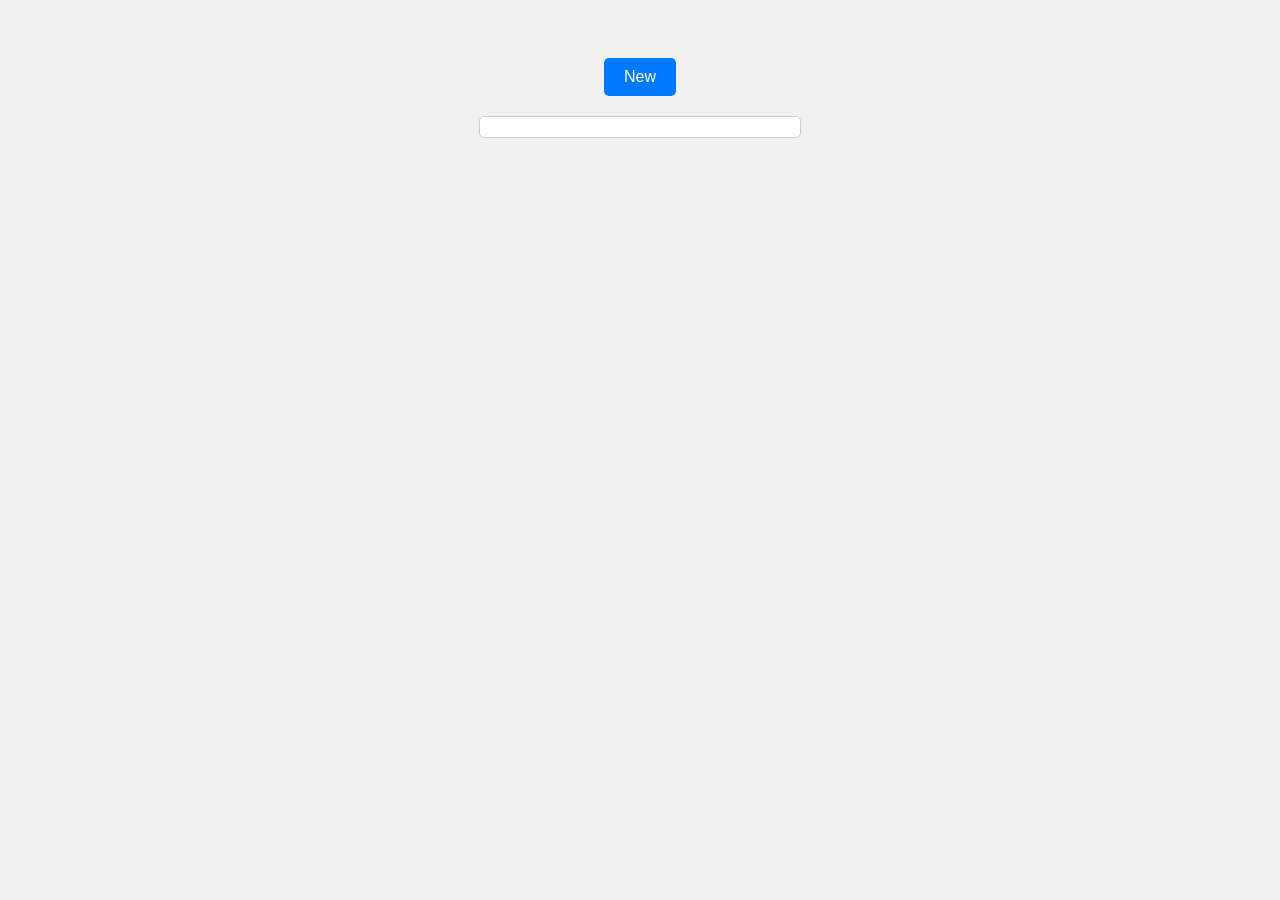
<file: discovery_piscine/cell03/ex03/index.html>
<!DOCTYPE html>
<html lang="en">
<head>
    <meta charset="UTF-8">
    <meta name="viewport" content="width=device-width, initial-scale=1.0">
    <title>To-Do List</title>
    <style>
        body {
            font-family: Arial, sans-serif;
            display: flex;
            flex-direction: column;
            align-items: center;
            padding-top: 50px;
            background-color: #f0f0f0;
        }
        #ft_list {
            width: 300px;
            border: 1px solid #ccc;
            border-radius: 5px;
            padding: 10px;
            background-color: white;
            margin-top: 20px;
        }
        .to-do-item {
            padding: 10px;
            border-bottom: 1px solid #eee;
            cursor: pointer;
        }
        .to-do-item:last-child {
            border-bottom: none;
        }
        .to-do-item:hover {
            background-color: #f5f5f5;
        }
        .new-btn {
            padding: 10px 20px;
            font-size: 16px;
            cursor: pointer;
            border: none;
            border-radius: 5px;
            background-color: #007bff;
            color: white;
        }
    </style>
</head>
<body>

    <button class="new-btn">New</button>
    <div id="ft_list"></div>

    <script>
        const todoList = document.getElementById('ft_list');
        const newBtn = document.querySelector('.new-btn');

        function saveCookie() {
            const todos = [];
            document.querySelectorAll('.to-do-item').forEach(item => {
                todos.push(item.textContent);
            });
            document.cookie = `todos=${encodeURIComponent(JSON.stringify(todos))};path=/`;
        }

        function createTodo(text) {
            const newTodo = document.createElement('div');
            newTodo.className = 'to-do-item';
            newTodo.textContent = text;
            
            newTodo.addEventListener('click', () => {
                if (confirm(`Do you want to remove this TO DO: "${text}"?`)) {
                    newTodo.remove();
                    saveCookie();
                }
            });
            
            todoList.prepend(newTodo);
            saveCookie();
        }

        (function loadCookie() {
            const cookies = document.cookie.split(';');
            let todoData = '';
            for (let i = 0; i < cookies.length; i++) {
                let cookie = cookies[i].trim();
                if (cookie.startsWith('todos=')) {
                    todoData = decodeURIComponent(cookie.substring('todos='.length, cookie.length));
                    break;
                }
            }

            if (todoData) {
                const todos = JSON.parse(todoData);
                todos.reverse().forEach(text => {
                    createTodo(text);
                });
            }
        })();

        newBtn.addEventListener('click', () => {
            const task = prompt("Please enter a new TO DO:");
            if (task && task.trim() !== "") {
                createTodo(task.trim());
            }
        });
    </script>
</body>
</html>
</file>
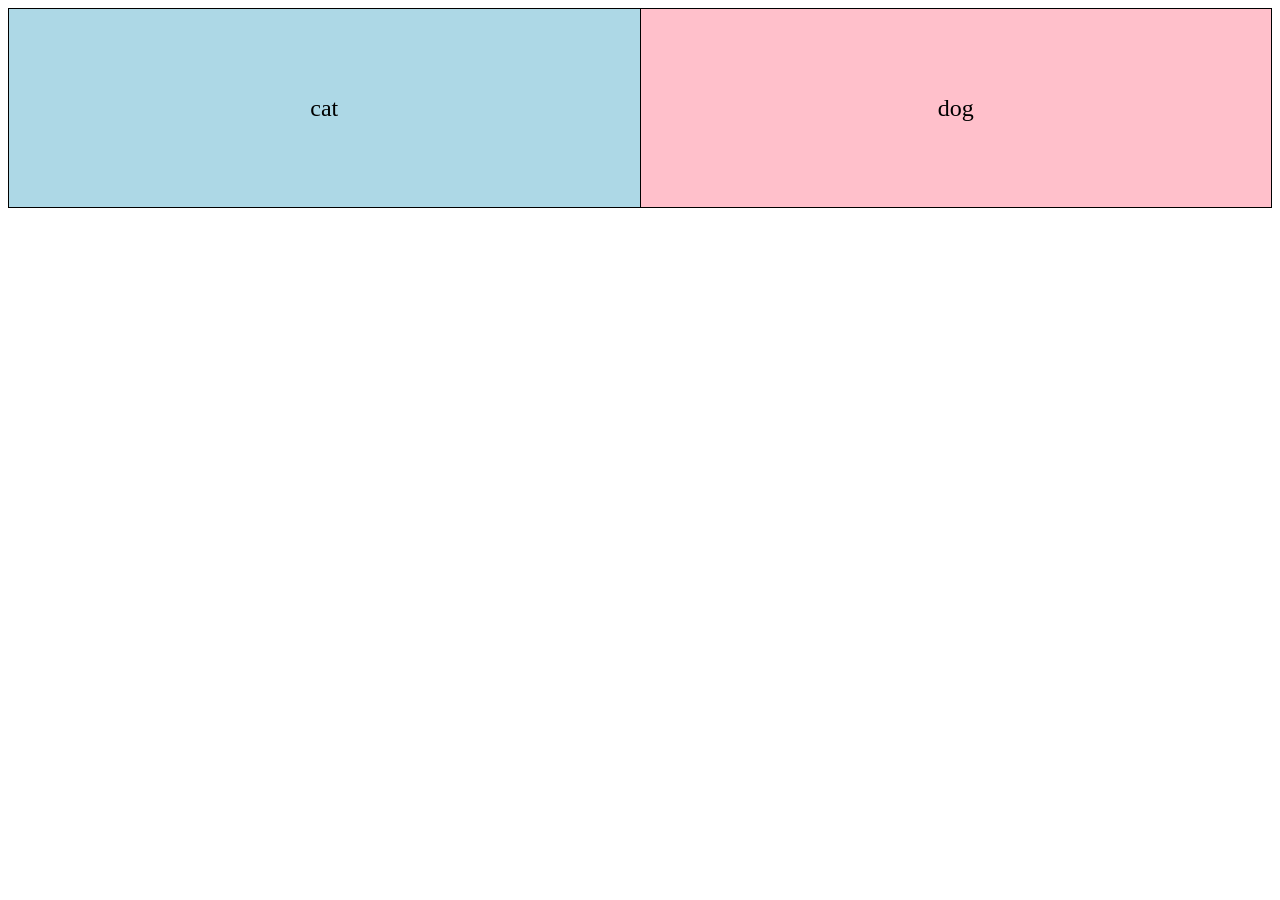
<file: discovery_piscine/cell01/ex05/tab.html>
<html lang="en">
<head>
  <meta charset="UTF-8">
  <meta name="viewport" content="width=device-width, initial-scale=1.0">
  <title>Document</title>
  <style>
    table {
      width: 100%;
      height: 200px;
      border-collapse: collapse;
    }
    td {
      width: 50%;
      border: 1px solid black;
      text-align: center;
      vertical-align: middle;
      font-size: 24px;
    }
    td:first-child {
      background-color: lightblue;
    }
    td:last-child {
      background-color: pink;
    }
  </style>
</head>
<body>

  <table>
    <tr>
      <td>cat</td>
      <td>dog</td>
    </tr>
  </table>

</body>
</html>
</html>
</file>
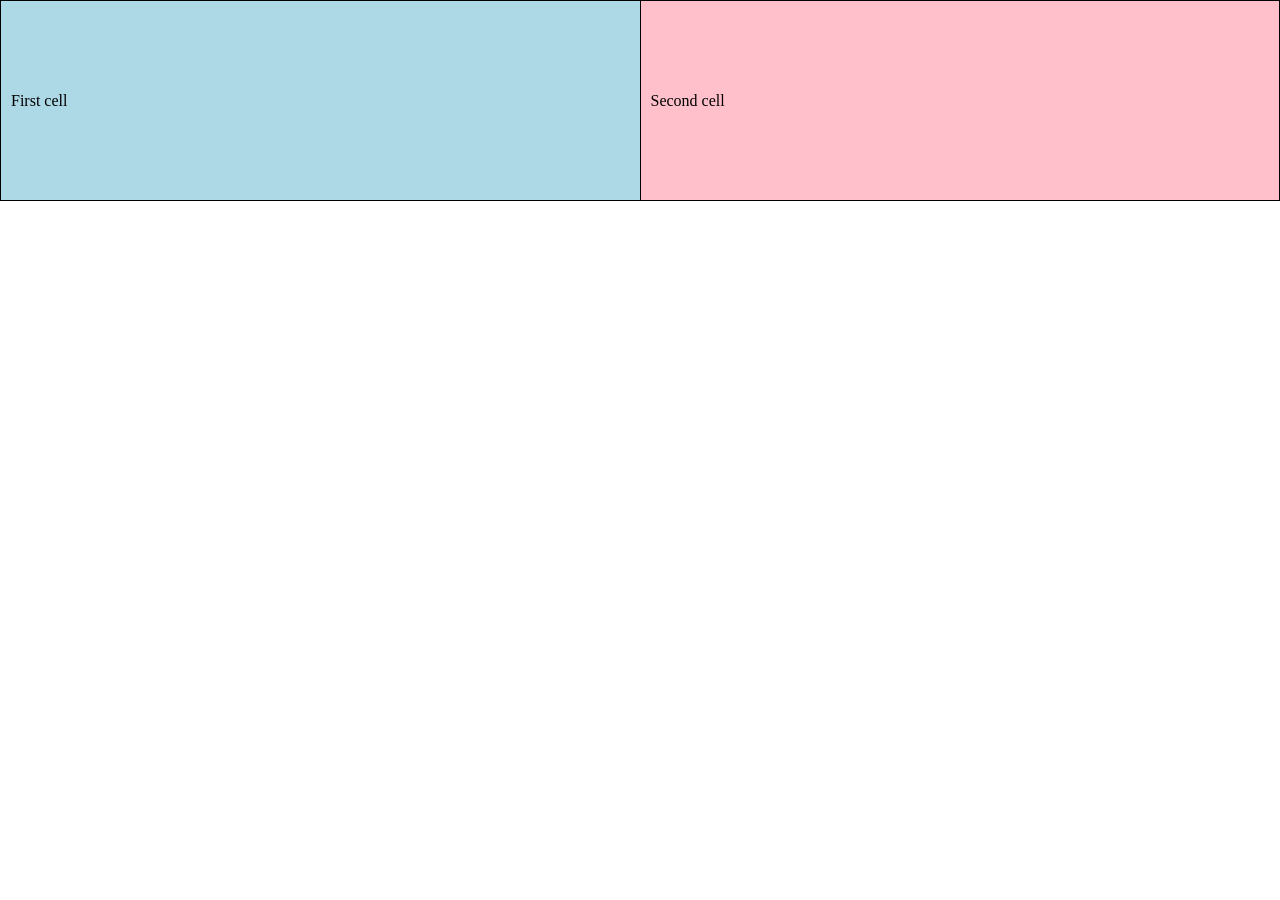
<file: discovery_piscine/cell02/ex00/responsive.html>
<!DOCTYPE html>
<html>
<head>
    <title>Exercise 00</title>
    <link rel="stylesheet" href="responsive.css">
</head>

<body>

    <table>
        <tr>
            <td class="first">First cell</td>
            <td class="second">Second cell</td>
        </tr>
    </table>

</body>
</html>
</file>
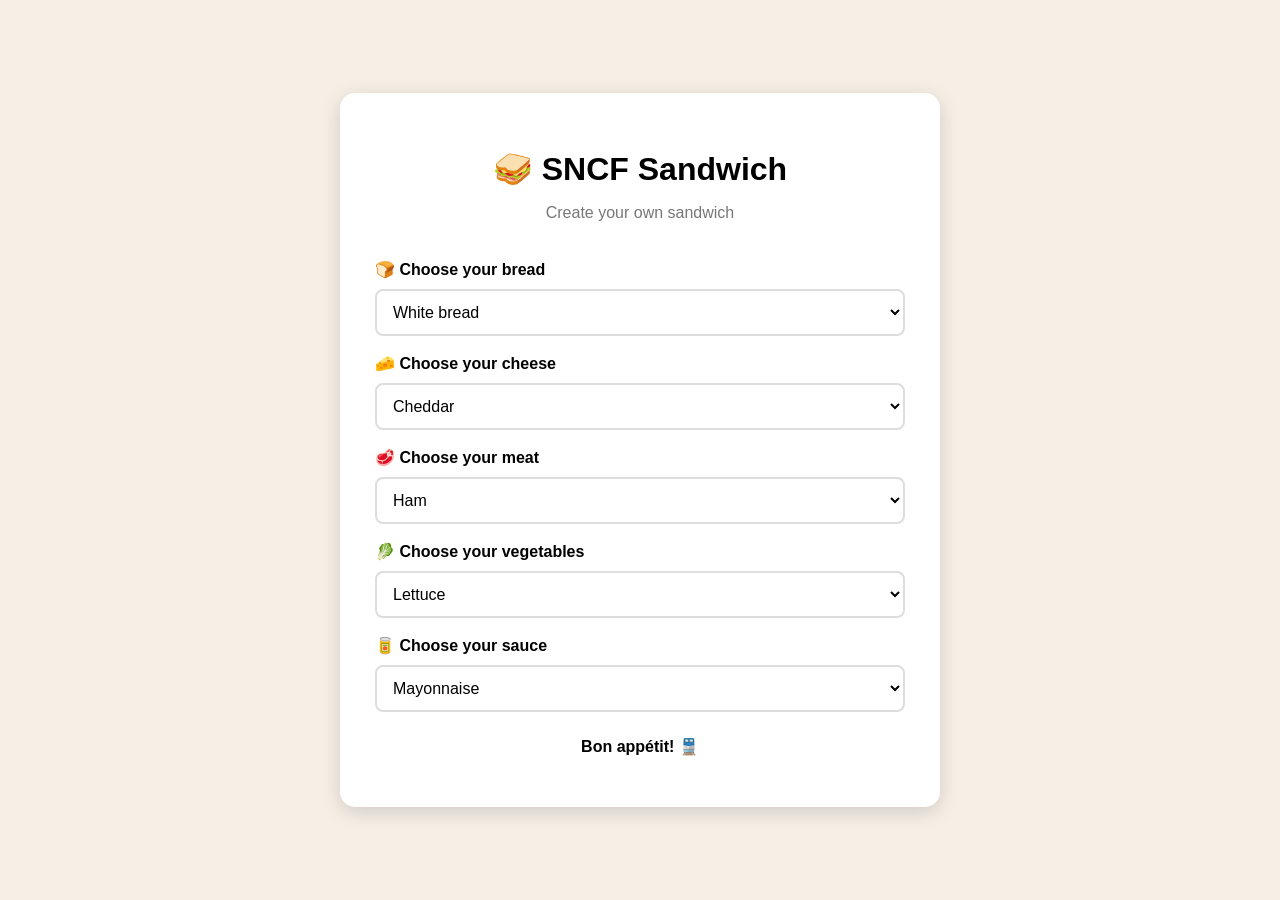
<file: discovery_piscine/cell02/ex01/menu.html>
<!DOCTYPE html>
<html lang="en">
<head>
    <meta charset="UTF-8">
    <meta name="viewport" content="width=device-width, initial-scale=1.0">
    <title>SNCF Sandwich</title>
    <link rel="stylesheet" href="menu.css">
</head>

<body>

    <div class="sandwich">
        <h1>🥪 SNCF Sandwich</h1>
        <p class="subtitle">Create your own sandwich</p>

        <div class="menu">
            <label for="bread">🍞 Choose your bread</label>
            <select id="bread">
                <option>White bread</option>
                <option>Whole wheat bread</option>
                <option>Baguette</option>
                <option>Multigrain bread</option>
            </select>

            <label for="cheese">🧀 Choose your cheese</label>
            <select id="cheese">
                <option>Cheddar</option>
                <option>Swiss cheese</option>
                <option>Brie</option>
                <option>Goat cheese</option>
            </select>

            <label for="meat">🥩 Choose your meat</label>
            <select id="meat">
                <option>Ham</option>
                <option>Chicken</option>
                <option>Turkey</option>
                <option>Beef</option>
            </select>

            <label for="vegetables">🥬 Choose your vegetables</label>
            <select id="vegetables">
                <option>Lettuce</option>
                <option>Tomato</option>
                <option>Cucumber</option>
                <option>Onion</option>
            </select>

            <label for="sauce">🥫 Choose your sauce</label>
            <select id="sauce">
                <option>Mayonnaise</option>
                <option>Mustard</option>
                <option>Tomato sauce</option>
                <option>Garlic sauce</option>
            </select>
        </div>

        <p class="bottom">Bon appétit! 🚆</p>
    </div>

</body>
</html>
</file>
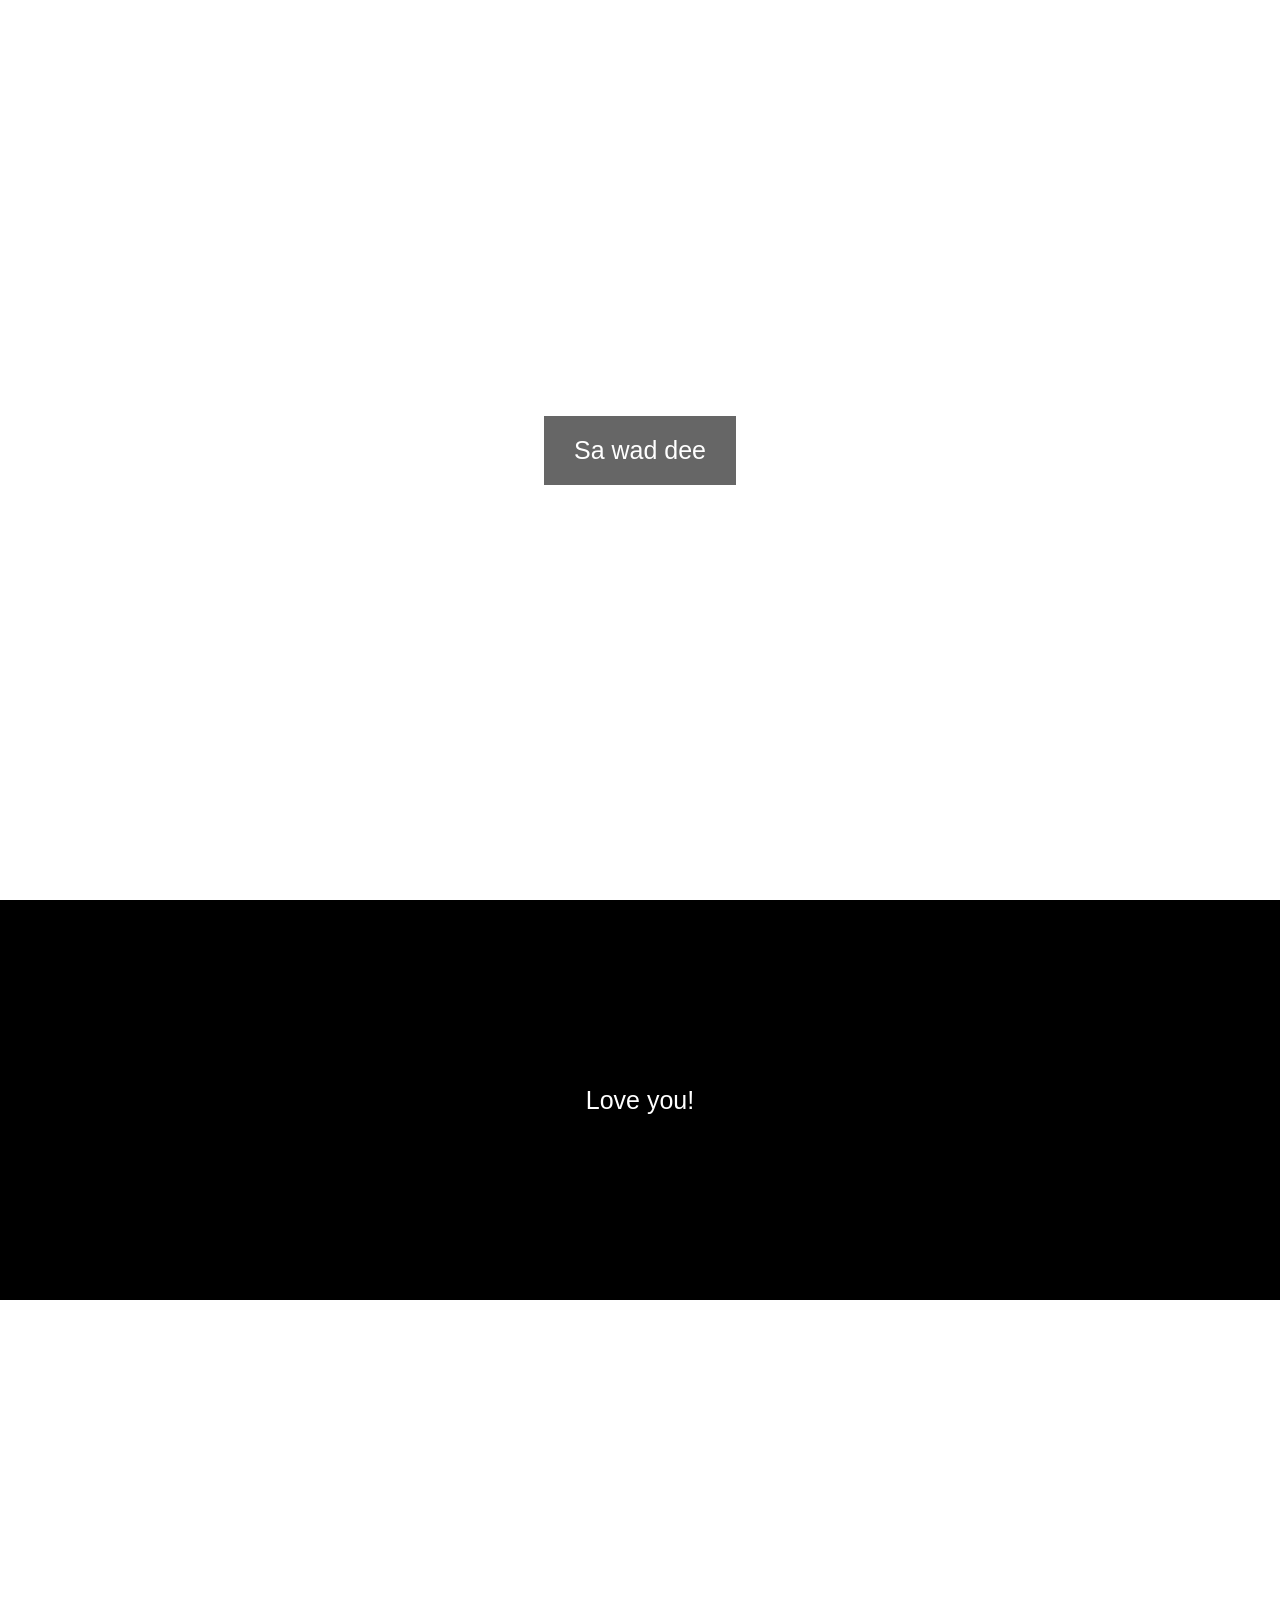
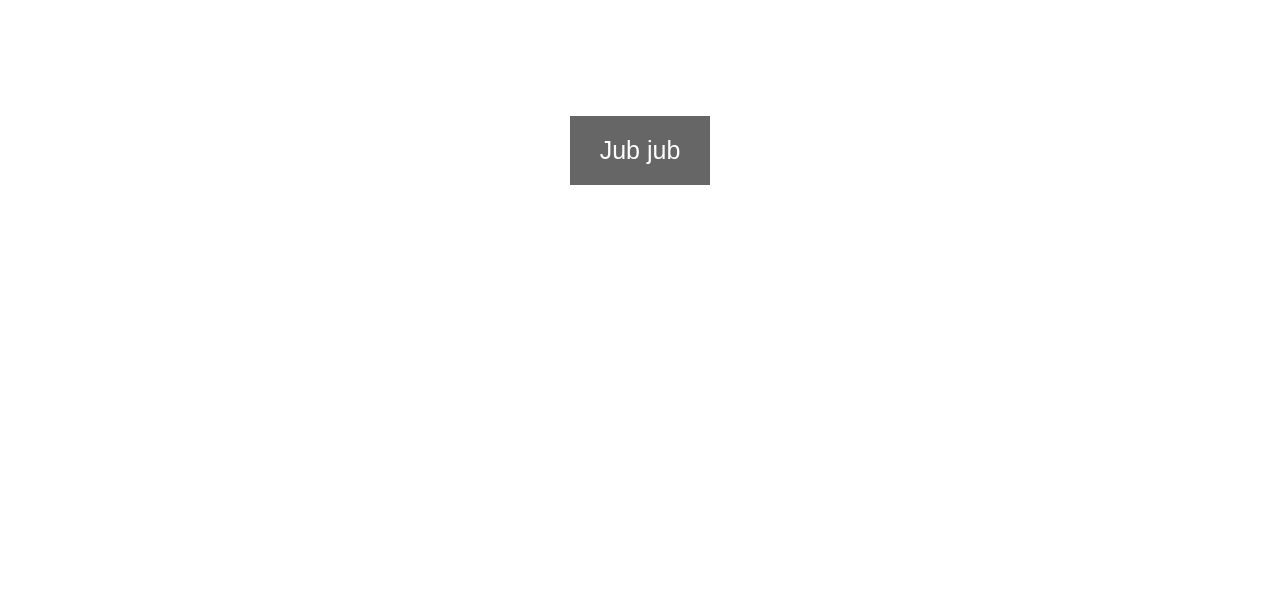
<file: discovery_piscine/cell02/ex02/parallax.html>
<!DOCTYPE html>
<html>
<head>
    <title>Parallax</title>
    <link rel="stylesheet" href="parallax.css">
</head>

<body>

    <section class="image1">
        <div class="text">
            Sa wad dee
        </div>
    </section>

    <section class="black">
        <p>Love you!</p>
    </section>

    <section class="image2">
        <div class="text">
            Jub jub
        </div>
    </section>

</body>
</html>
</file>
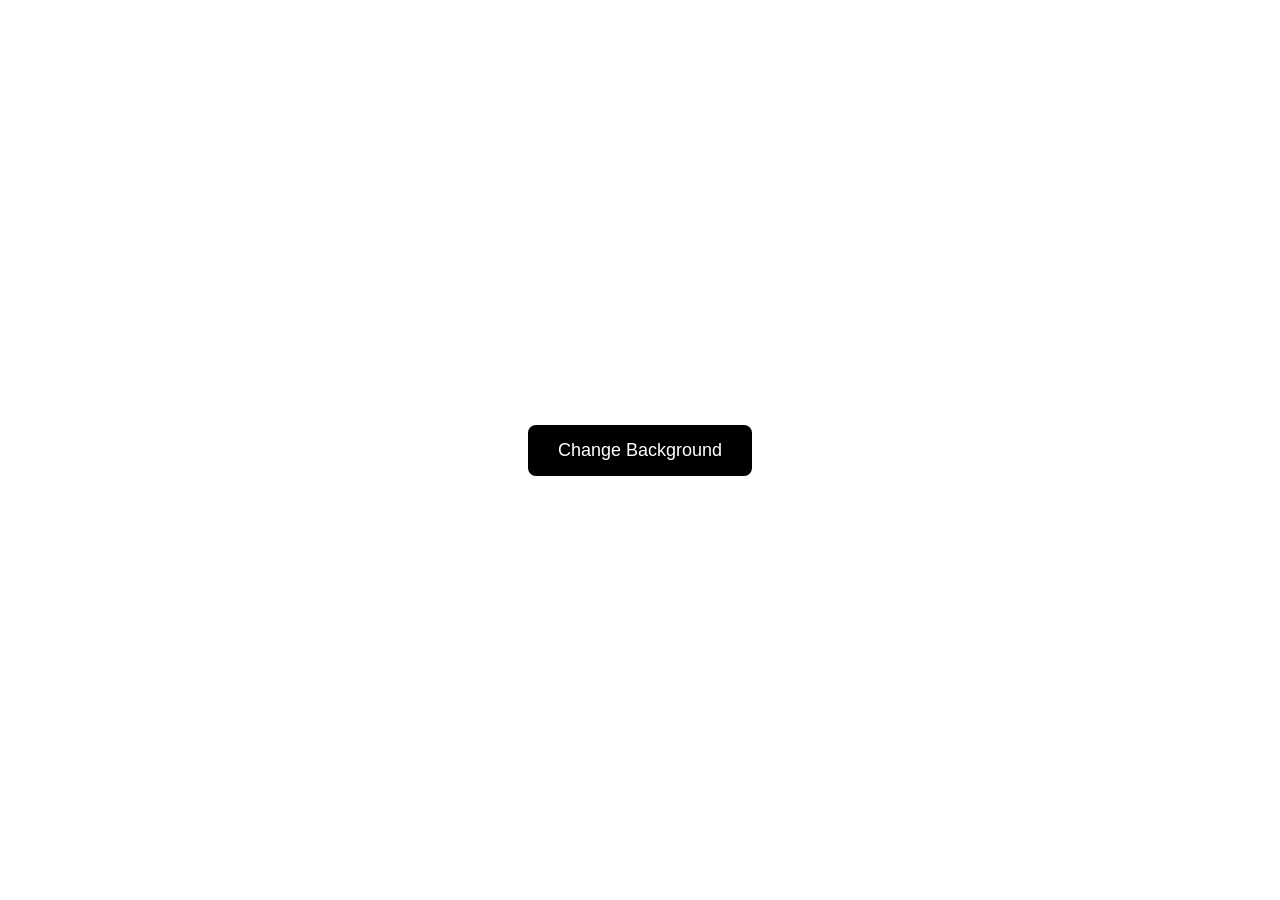
<file: discovery_piscine/cell03/ex00/background.html>
<!DOCTYPE html>
<html>
<head>
    <title>Change Background</title>
    <link rel="stylesheet" href="background.css">
</head>

<body>

    <button id="changeColor">Change Background</button>

    <script src="background.js"></script>

</body>
</html>
</file>
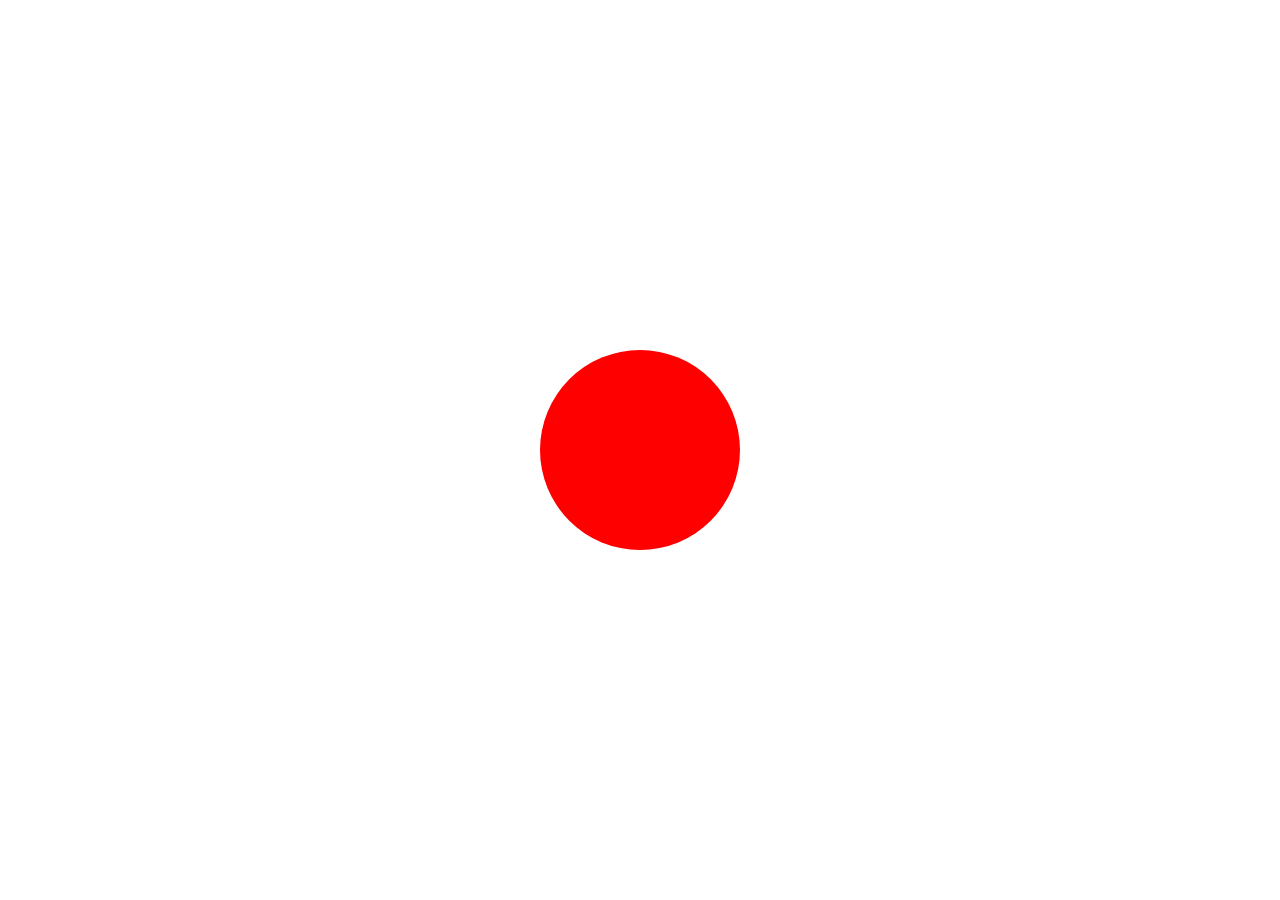
<file: discovery_piscine/cell03/ex01/balloon.html>
<!DOCTYPE html>
<html lang="th">

<head>
    <meta charset="UTF-8">
    <title>Exercise01 - Balloon</title>
    <link rel="stylesheet" href="balloon.css">
</head>

<body>

    <div id="balloon"></div>

    <script src="balloon.js"></script>
</body>

</html>
</file>
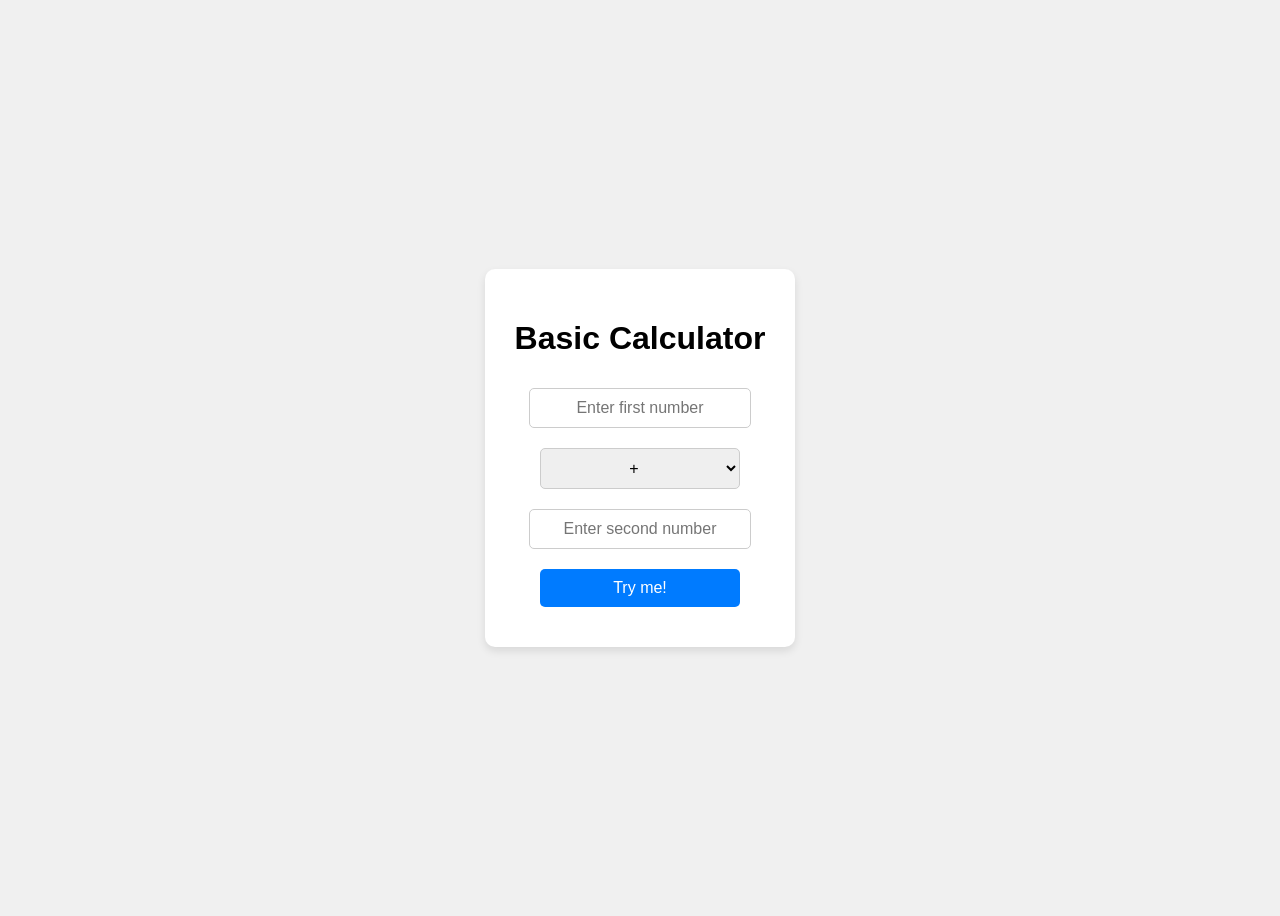
<file: discovery_piscine/cell03/ex02/calc.html>
<!DOCTYPE html>
<html lang="en">
<head>
    <meta charset="UTF-8">
    <meta name="viewport" content="width=device-width, initial-scale=1.0">
    <title>Basic Calculator</title>
    <style>
        /* CSS starts here */
        body {
            display: flex;
            justify-content: center;
            align-items: center;
            height: 100vh;
            font-family: Arial, sans-serif;
            background-color: #f0f0f0;
        }

        .calculator-container {
            display: flex;
            flex-direction: column;
            align-items: center;
            padding: 30px;
            background-color: #fff;
            border-radius: 10px;
            box-shadow: 0 4px 8px rgba(0, 0, 0, 0.1);
        }

        input, select, button {
            margin: 10px;
            padding: 10px;
            font-size: 16px;
            border: 1px solid #ccc;
            border-radius: 5px;
            width: 200px;
            text-align: center;
        }

        button {
            background-color: #007bff;
            color: white;
            cursor: pointer;
            border: none;
        }
        /* CSS ends here */
    </style>
</head>
<body>

    <div class="calculator-container">
        <h1>Basic Calculator</h1>
        <input type="text" id="num1" placeholder="Enter first number">
        <select id="operator">
            <option value="+">+</option>
            <option value="-">-</option>
            <option value="*">*</option>
            <option value="/">/</option>
            <option value="%">%</option>
        </select>
        <input type="text" id="num2" placeholder="Enter second number">
        <button id="calculate-btn">Try me!</button>
    </div>

    <script>
        /* JavaScript starts here */
        const num1Input = document.getElementById('num1');
        const num2Input = document.getElementById('num2');
        const operatorSelect = document.getElementById('operator');
        const calculateBtn = document.getElementById('calculate-btn');

        // ฟังก์ชันสำหรับจัดการการคำนวณ
        function calculate() {
            const num1 = parseInt(num1Input.value);
            const num2 = parseInt(num2Input.value);
            const operator = operatorSelect.value;
            let result;

            // เงื่อนไขที่ 1: ตรวจสอบว่าเป็นจำนวนเต็มบวกหรือไม่
            if (isNaN(num1) || isNaN(num2) || num1 < 0 || num2 < 0) {
                alert("Error :(");
                console.log("Error :(");
                return;
            }

            // เงื่อนไขที่ 2: ตรวจสอบการหารหรือโมดูโลด้วยศูนย์
            if ((operator === '/' || operator === '%') && num2 === 0) {
                alert("It's over 9000!");
                console.log("It's over 9000!");
                return;
            }

            // Perform the calculation
            switch (operator) {
                case '+':
                    result = num1 + num2;
                    break;
                case '-':
                    result = num1 - num2;
                    break;
                case '*':
                    result = num1 * num2;
                    break;
                case '/':
                    result = num1 / num2;
                    break;
                case '%':
                    result = num1 % num2;
                    break;
            }

            // Display the result
            alert(result);
            console.log(result);
        }

        // Add event listener to the button
        calculateBtn.addEventListener('click', calculate);

        // Condition 3: Show a pop-up every 30 seconds
        setInterval(() => {
            alert("Please, use me...");
        }, 30000);
        /* JavaScript ends here */
    </script>
</body>
</html>
</file>
<file: discovery_piscine/cell02/ex00/responsive.css>
* {
    box-sizing: border-box;
}

html, body {
    margin: 0;
    padding: 0;
    width: 100%;
}

table {
    width: 100%;
    border-collapse: collapse;
}

td {
    height: 200px;
    width: 50%;
    border: 1px solid black;
    padding: 10px;
}

.first {
    background-color: lightblue;
}

.second {
    background-color: pink;
}

/* Responsive */
@media (max-width: 600px) {
    td {
        display: block;
        width: 100%;
        height: 150px;
    }
}
</file>
<file: discovery_piscine/cell02/ex01/menu.css>
* {
    box-sizing: border-box;
}

body {
    margin: 0;
    min-height: 100vh;
    display: flex;
    justify-content: center;
    align-items: center;
    background: #f5efe6;
    font-family: Arial, sans-serif;
}

.sandwich {
    width: 90%;
    max-width: 600px;
    padding: 35px;
    background: white;
    border-radius: 15px;
    box-shadow: 0 5px 20px rgba(0, 0, 0, 0.15);
}

h1 {
    text-align: center;
    margin-bottom: 5px;
}

.subtitle {
    text-align: center;
    color: #777;
    margin-bottom: 30px;
}

.menu {
    display: flex;
    flex-direction: column;
    gap: 10px;
}

label {
    font-weight: bold;
    margin-top: 8px;
}

select {
    width: 100%;
    padding: 12px;
    border: 2px solid #ddd;
    border-radius: 8px;
    font-size: 16px;
    background: white;
    cursor: pointer;
}

select:hover {
    border-color: #888;
}

.bottom {
    text-align: center;
    margin-top: 25px;
    font-weight: bold;
}
</file>
<file: discovery_piscine/cell02/ex02/parallax.css>
body {
    margin: 0;
    font-family: Arial, sans-serif;
}

/* รูปที่ 1 */
.image1 {
    height: 100vh;
    background-image: url(https://cdn.phototourl.com/free/2026-09-17-9d2abef5-11ac-4a01-9efc-e67ffc603488.jpg);
    background-size: cover;
    background-position: center;
    background-attachment: fixed;

    display: flex;
    justify-content: center;
    align-items: center;
}

/* รูปที่ 2 */
.image2 {
    height: 100vh;
    background-image: url(https://cdn.phototourl.com/free/2026-09-17-9d2abef5-11ac-4a01-9efc-e67ffc603488.jpg);
    background-size: cover;
    background-position: center;
    background-attachment: fixed;

    display: flex;
    justify-content: center;
    align-items: center;
}

/* ข้อความบนรูป */
.text {
    background-color: rgba(0, 0, 0, 0.6);
    color: white;
    padding: 20px 30px;
    font-size: 25px;
}

/* กล่องสีดำตรงกลาง */
.black {
    height: 400px;
    background-color: black;
    color: white;

    display: flex;
    justify-content: center;
    align-items: center;

    font-size: 25px;
}
    color: white;
    font-size: 30px;

    padding-bottom: 30px;
}
</file>
<file: discovery_piscine/cell03/ex00/background.css>
body {
    margin: 0;
    height: 100vh;
    display: flex;
    justify-content: center;
    align-items: center;
    background-color: white;
}

button {
    padding: 15px 30px;
    font-size: 18px;
    border: none;
    border-radius: 8px;
    background-color: black;
    color: white;
    cursor: pointer;
}

button:hover {
    opacity: 0.8;
}
</file>
<file: discovery_piscine/cell03/ex01/balloon.css>
body {
    margin: 0;
    min-height: 100vh;

    display: flex;
    justify-content: center;
    align-items: center;
}

#balloon {
    width: 200px;
    height: 200px;

    background-color: red;
    border-radius: 50%;

    cursor: pointer;
}
</file>
